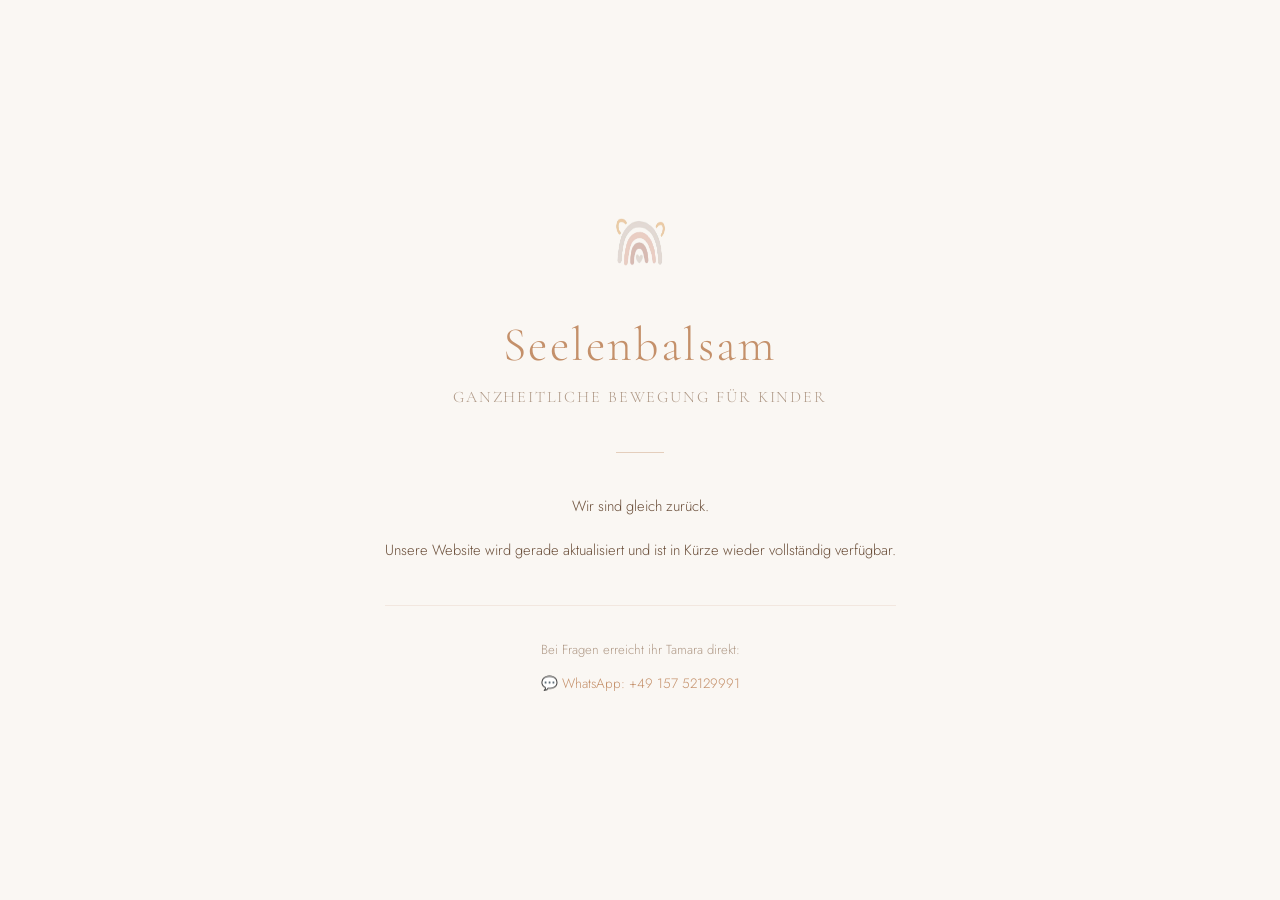
<file: coming_soon.html>
<!DOCTYPE html>
<html lang="de">
<head>
<meta charset="UTF-8">
<meta name="viewport" content="width=device-width, initial-scale=1.0">
<title>Seelenbalsam – Bald wieder verfügbar</title>
<link href="https://fonts.googleapis.com/css2?family=Cormorant+Garamond:ital,wght@0,300;0,400;1,300;1,400&family=Jost:wght@300;400&display=swap" rel="stylesheet">
<style>
  * { margin: 0; padding: 0; box-sizing: border-box; }
  body {
    font-family: 'Jost', sans-serif;
    font-weight: 300;
    background: #FAF7F3;
    color: #3D2B1F;
    min-height: 100vh;
    display: flex;
    align-items: center;
    justify-content: center;
    text-align: center;
    padding: 40px 20px;
  }
  .container { max-width: 560px; }
  .logo {
    width: 72px;
    height: 72px;
    margin: 0 auto 32px;
  }
  h1 {
    font-family: 'Cormorant Garamond', serif;
    font-size: clamp(2rem, 6vw, 3rem);
    font-weight: 300;
    color: #C4906A;
    margin-bottom: 8px;
    letter-spacing: 0.05em;
  }
  .subtitle {
    font-family: 'Cormorant Garamond', serif;
    font-size: 1rem;
    color: #B09A88;
    letter-spacing: 0.12em;
    text-transform: uppercase;
    margin-bottom: 40px;
  }
  .divider {
    width: 48px;
    height: 1px;
    background: #C4906A;
    margin: 0 auto 40px;
    opacity: 0.4;
  }
  p {
    font-size: 0.92rem;
    line-height: 1.9;
    color: #6B4F3A;
    margin-bottom: 16px;
  }
  .contact {
    margin-top: 40px;
    padding-top: 32px;
    border-top: 1px solid rgba(196,144,106,0.15);
  }
  .contact p {
    font-size: 0.82rem;
    color: #B09A88;
    margin-bottom: 8px;
  }
  .contact a {
    color: #C4906A;
    text-decoration: none;
    font-size: 0.85rem;
  }
  .contact a:hover { text-decoration: underline; }
</style>
</head>
<body>
<div class="container">
  <img src="/images/logo.png" class="logo" alt="Seelenbalsam Logo">
  <h1>Seelenbalsam</h1>
  <p class="subtitle">Ganzheitliche Bewegung für Kinder</p>
  <div class="divider"></div>
  <p>Wir sind gleich zurück.</p>
  <p>Unsere Website wird gerade aktualisiert und ist in Kürze wieder vollständig verfügbar.</p>
  <div class="contact">
    <p>Bei Fragen erreicht ihr Tamara direkt:</p>
    <a href="https://wa.me/4915752129991">💬 WhatsApp: +49 157 52129991</a>
  </div>
</div>
</body>
</html>
</file>
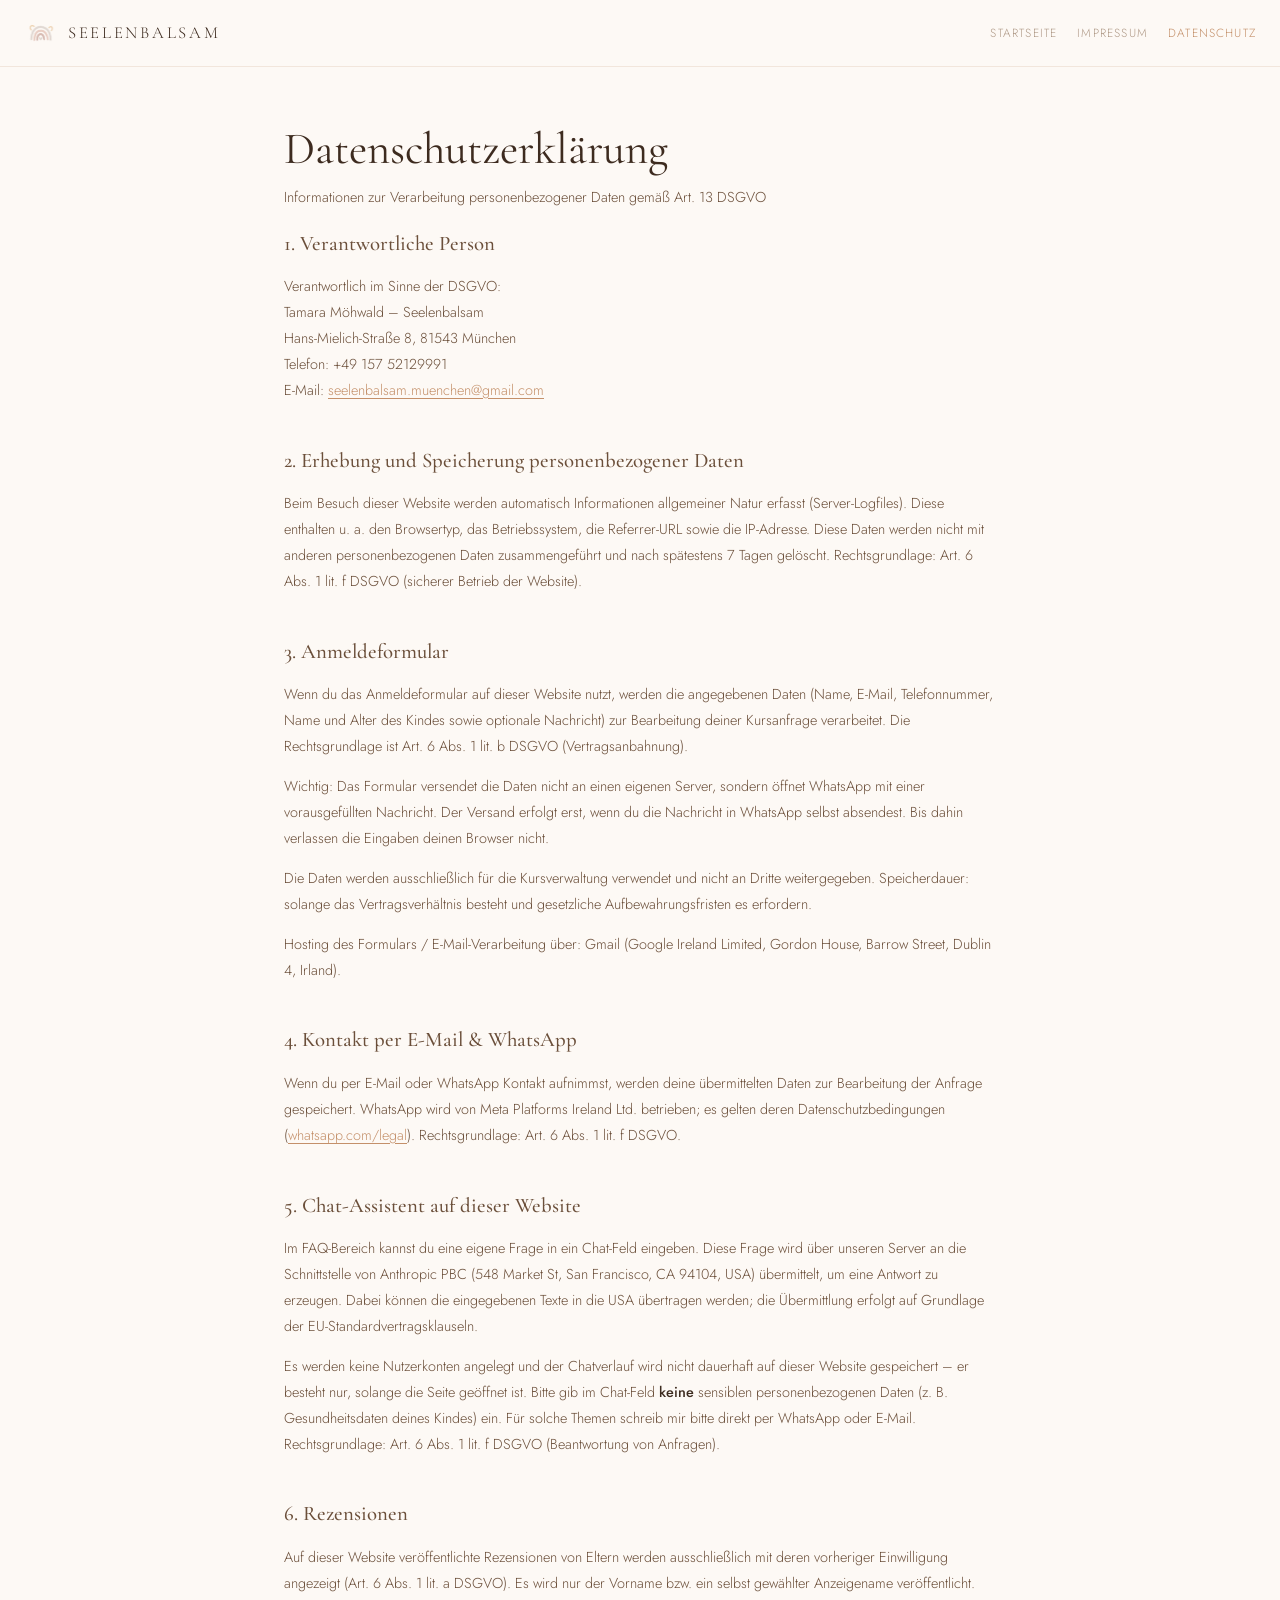
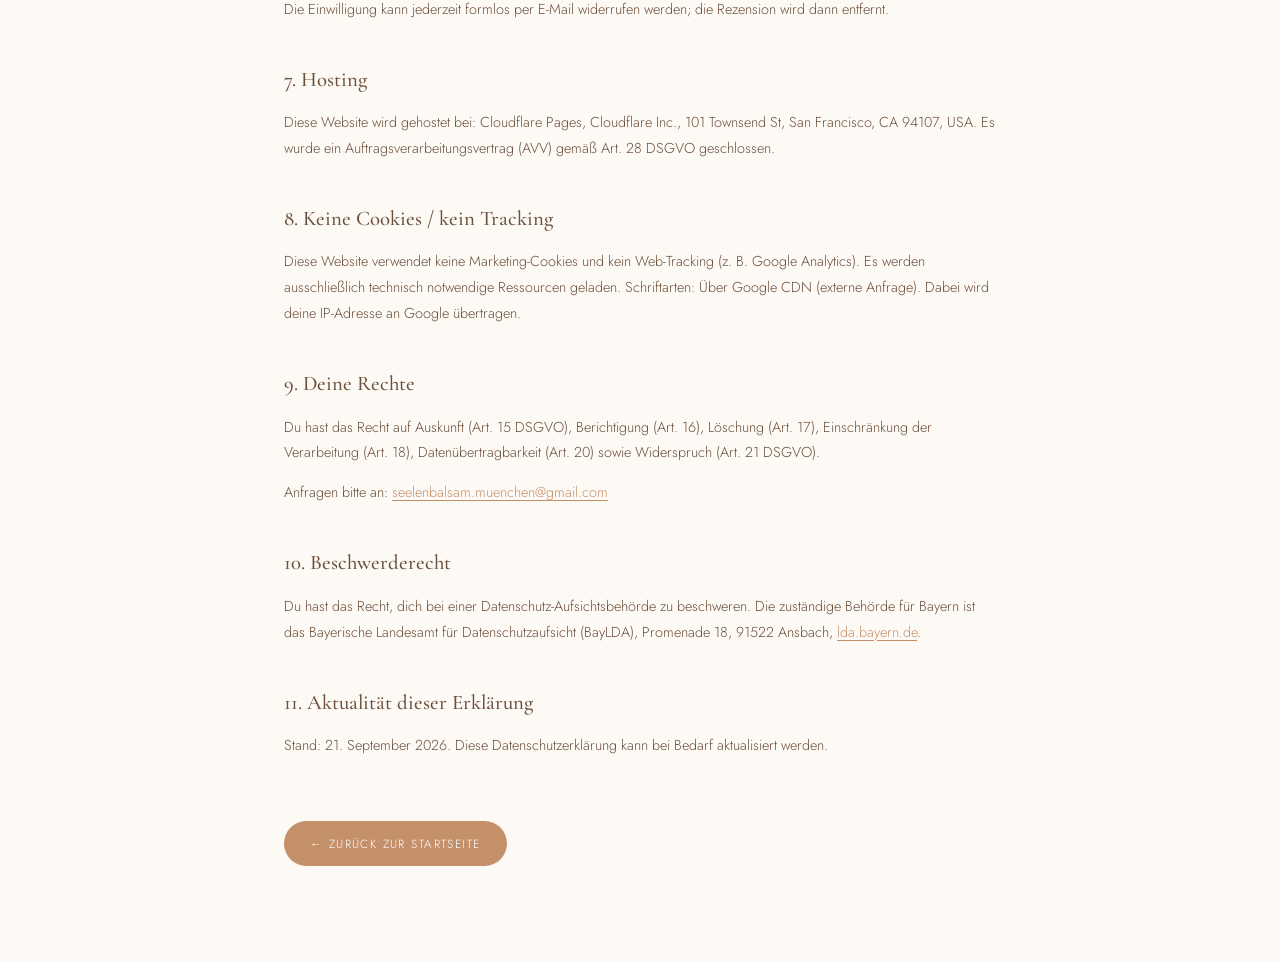
<file: datenschutz.html>
<!DOCTYPE html>
<html lang="de">
<head>
<meta charset="UTF-8">
<meta name="viewport" content="width=device-width, initial-scale=1.0">
<title>Datenschutzerklärung – Seelenbalsam München</title>
<meta name="description" content="Datenschutzerklärung von Seelenbalsam – Ganzheitliche Bewegung für Kinder, Tamara Möhwald, München.">
<meta name="robots" content="index, follow">
<link rel="canonical" href="https://seelenbalsam-muenchen.de/datenschutz">
<link rel="icon" type="image/x-icon" href="/favicon.ico">
<link rel="icon" type="image/png" sizes="32x32" href="/images/favicon-32.png">
<link rel="icon" type="image/png" sizes="16x16" href="/images/favicon-16.png">
<link rel="apple-touch-icon" sizes="180x180" href="/apple-touch-icon.png">
<link href="https://fonts.googleapis.com/css2?family=Cormorant+Garamond:wght@300;400;500;600&family=Jost:wght@300;400;500&display=swap" rel="stylesheet">
<link rel="stylesheet" href="/legal.css">
</head>
<body>

<header class="legal-topbar">
  <a class="legal-brand" href="/">
    <img src="/images/logo.png" alt="Seelenbalsam Logo">
    <span>Seelenbalsam</span>
  </a>
  <nav>
    <a href="/">Startseite</a>
    <a href="/impressum">Impressum</a>
    <a href="/datenschutz" aria-current="page">Datenschutz</a>
  </nav>
</header>

<main class="legal-wrap">
  <h1>Datenschutzerklärung</h1>
  <p class="legal-intro">Informationen zur Verarbeitung personenbezogener Daten gemäß Art. 13 DSGVO</p>

  <h2>1. Verantwortliche Person</h2>
  <p>
    Verantwortlich im Sinne der DSGVO:<br>
    <span id="ds-name">Tamara Möhwald</span> – Seelenbalsam<br>
    <span id="ds-strasse">Hans-Mielich-Straße 8</span>, <span id="ds-plz-ort">81543 München</span><br>
    Telefon: <span id="ds-telefon">+49 157 52129991</span><br>
    E-Mail: <a id="ds-email-link" href="mailto:seelenbalsam.muenchen@gmail.com"><span id="ds-email">seelenbalsam.muenchen@gmail.com</span></a>
  </p>

  <h2>2. Erhebung und Speicherung personenbezogener Daten</h2>
  <p>Beim Besuch dieser Website werden automatisch Informationen allgemeiner Natur erfasst (Server-Logfiles). Diese enthalten u.&nbsp;a. den Browsertyp, das Betriebssystem, die Referrer-URL sowie die IP-Adresse. Diese Daten werden nicht mit anderen personenbezogenen Daten zusammengeführt und nach spätestens 7 Tagen gelöscht. Rechtsgrundlage: Art. 6 Abs. 1 lit. f DSGVO (sicherer Betrieb der Website).</p>

  <h2>3. Anmeldeformular</h2>
  <p>Wenn du das Anmeldeformular auf dieser Website nutzt, werden die angegebenen Daten (Name, E-Mail, Telefonnummer, Name und Alter des Kindes sowie optionale Nachricht) zur Bearbeitung deiner Kursanfrage verarbeitet. Die Rechtsgrundlage ist Art. 6 Abs. 1 lit. b DSGVO (Vertragsanbahnung).</p>
  <p>Wichtig: Das Formular versendet die Daten nicht an einen eigenen Server, sondern öffnet WhatsApp mit einer vorausgefüllten Nachricht. Der Versand erfolgt erst, wenn du die Nachricht in WhatsApp selbst absendest. Bis dahin verlassen die Eingaben deinen Browser nicht.</p>
  <p>Die Daten werden ausschließlich für die Kursverwaltung verwendet und nicht an Dritte weitergegeben. Speicherdauer: solange das Vertragsverhältnis besteht und gesetzliche Aufbewahrungsfristen es erfordern.</p>
  <p id="ds-formular-text">Hosting des Formulars / E-Mail-Verarbeitung über: Gmail (Google Ireland Limited, Gordon House, Barrow Street, Dublin 4, Irland).</p>

  <h2>4. Kontakt per E-Mail &amp; WhatsApp</h2>
  <p>Wenn du per E-Mail oder WhatsApp Kontakt aufnimmst, werden deine übermittelten Daten zur Bearbeitung der Anfrage gespeichert. WhatsApp wird von Meta Platforms Ireland Ltd. betrieben; es gelten deren Datenschutzbedingungen (<a href="https://www.whatsapp.com/legal/privacy-policy" target="_blank" rel="noopener">whatsapp.com/legal</a>). Rechtsgrundlage: Art. 6 Abs. 1 lit. f DSGVO.</p>

  <h2>5. Chat-Assistent auf dieser Website</h2>
  <p>Im FAQ-Bereich kannst du eine eigene Frage in ein Chat-Feld eingeben. Diese Frage wird über unseren Server an die Schnittstelle von Anthropic PBC (548 Market St, San Francisco, CA 94104, USA) übermittelt, um eine Antwort zu erzeugen. Dabei können die eingegebenen Texte in die USA übertragen werden; die Übermittlung erfolgt auf Grundlage der EU-Standardvertragsklauseln.</p>
  <p>Es werden keine Nutzerkonten angelegt und der Chatverlauf wird nicht dauerhaft auf dieser Website gespeichert – er besteht nur, solange die Seite geöffnet ist. Bitte gib im Chat-Feld <strong>keine</strong> sensiblen personenbezogenen Daten (z.&nbsp;B. Gesundheitsdaten deines Kindes) ein. Für solche Themen schreib mir bitte direkt per WhatsApp oder E-Mail. Rechtsgrundlage: Art. 6 Abs. 1 lit. f DSGVO (Beantwortung von Anfragen).</p>

  <h2>6. Rezensionen</h2>
  <p>Auf dieser Website veröffentlichte Rezensionen von Eltern werden ausschließlich mit deren vorheriger Einwilligung angezeigt (Art. 6 Abs. 1 lit. a DSGVO). Es wird nur der Vorname bzw. ein selbst gewählter Anzeigename veröffentlicht. Die Einwilligung kann jederzeit formlos per E-Mail widerrufen werden; die Rezension wird dann entfernt.</p>

  <h2>7. Hosting</h2>
  <p>Diese Website wird gehostet bei: <span id="ds-hosting">Cloudflare Pages, Cloudflare Inc., 101 Townsend St, San Francisco, CA 94107, USA</span>. Es wurde ein Auftragsverarbeitungsvertrag (AVV) gemäß Art. 28 DSGVO geschlossen.</p>

  <h2>8. Keine Cookies / kein Tracking</h2>
  <p>Diese Website verwendet keine Marketing-Cookies und kein Web-Tracking (z.&nbsp;B. Google Analytics). Es werden ausschließlich technisch notwendige Ressourcen geladen. Schriftarten: <span id="ds-google-fonts">Über Google CDN (externe Anfrage)</span>. Dabei wird deine IP-Adresse an Google übertragen.</p>

  <h2>9. Deine Rechte</h2>
  <p>Du hast das Recht auf Auskunft (Art. 15 DSGVO), Berichtigung (Art. 16), Löschung (Art. 17), Einschränkung der Verarbeitung (Art. 18), Datenübertragbarkeit (Art. 20) sowie Widerspruch (Art. 21 DSGVO).</p>
  <p>Anfragen bitte an: <a id="ds-email-link2" href="mailto:seelenbalsam.muenchen@gmail.com"><span id="ds-email2">seelenbalsam.muenchen@gmail.com</span></a></p>

  <h2>10. Beschwerderecht</h2>
  <p>Du hast das Recht, dich bei einer Datenschutz-Aufsichtsbehörde zu beschweren. Die zuständige Behörde für Bayern ist das Bayerische Landesamt für Datenschutzaufsicht (BayLDA), Promenade 18, 91522 Ansbach, <a href="https://www.lda.bayern.de" target="_blank" rel="noopener">lda.bayern.de</a>.</p>

  <h2>11. Aktualität dieser Erklärung</h2>
  <p>Stand: <span id="ds-datum">–</span>. Diese Datenschutzerklärung kann bei Bedarf aktualisiert werden.</p>

  <div id="ds-zusatz"></div>

  <a class="legal-back" href="/">← Zurück zur Startseite</a>
</main>

<script>
  (async function () {
    function setText(id, val) { if (!val) return; var el = document.getElementById(id); if (el) el.textContent = val; }
    async function loadJSON(path) {
      try { var r = await fetch(path); if (!r.ok) return null; return await r.json(); } catch (e) { return null; }
    }
    var results = await Promise.all([loadJSON('/_data/impressum.json'), loadJSON('/_data/datenschutz.json')]);
    var imp = results[0], ds = results[1];

    if (imp) {
      setText('ds-name', imp.name);
      setText('ds-strasse', imp.strasse);
      setText('ds-plz-ort', imp.plz_ort);
      setText('ds-telefon', imp.telefon);
      if (imp.email) {
        setText('ds-email', imp.email);
        setText('ds-email2', imp.email);
        var l1 = document.getElementById('ds-email-link');
        var l2 = document.getElementById('ds-email-link2');
        if (l1) l1.href = 'mailto:' + imp.email;
        if (l2) l2.href = 'mailto:' + imp.email;
      }
    }
    if (ds) {
      setText('ds-hosting', ds.hosting);
      setText('ds-google-fonts', ds.google_fonts);
      setText('ds-datum', ds.datum);
      if (ds.formular_anbieter) {
        setText('ds-formular-text', 'Hosting des Formulars / E-Mail-Verarbeitung über: ' + ds.formular_anbieter + '.');
      }
      if (ds.zusatz) {
        var zusatzEl = document.getElementById('ds-zusatz');
        if (zusatzEl) {
          var note = document.createElement('div');
          note.className = 'legal-note';
          note.textContent = ds.zusatz;
          zusatzEl.appendChild(note);
        }
      }
    }
  })();
</script>

</body>
</html>
</file>
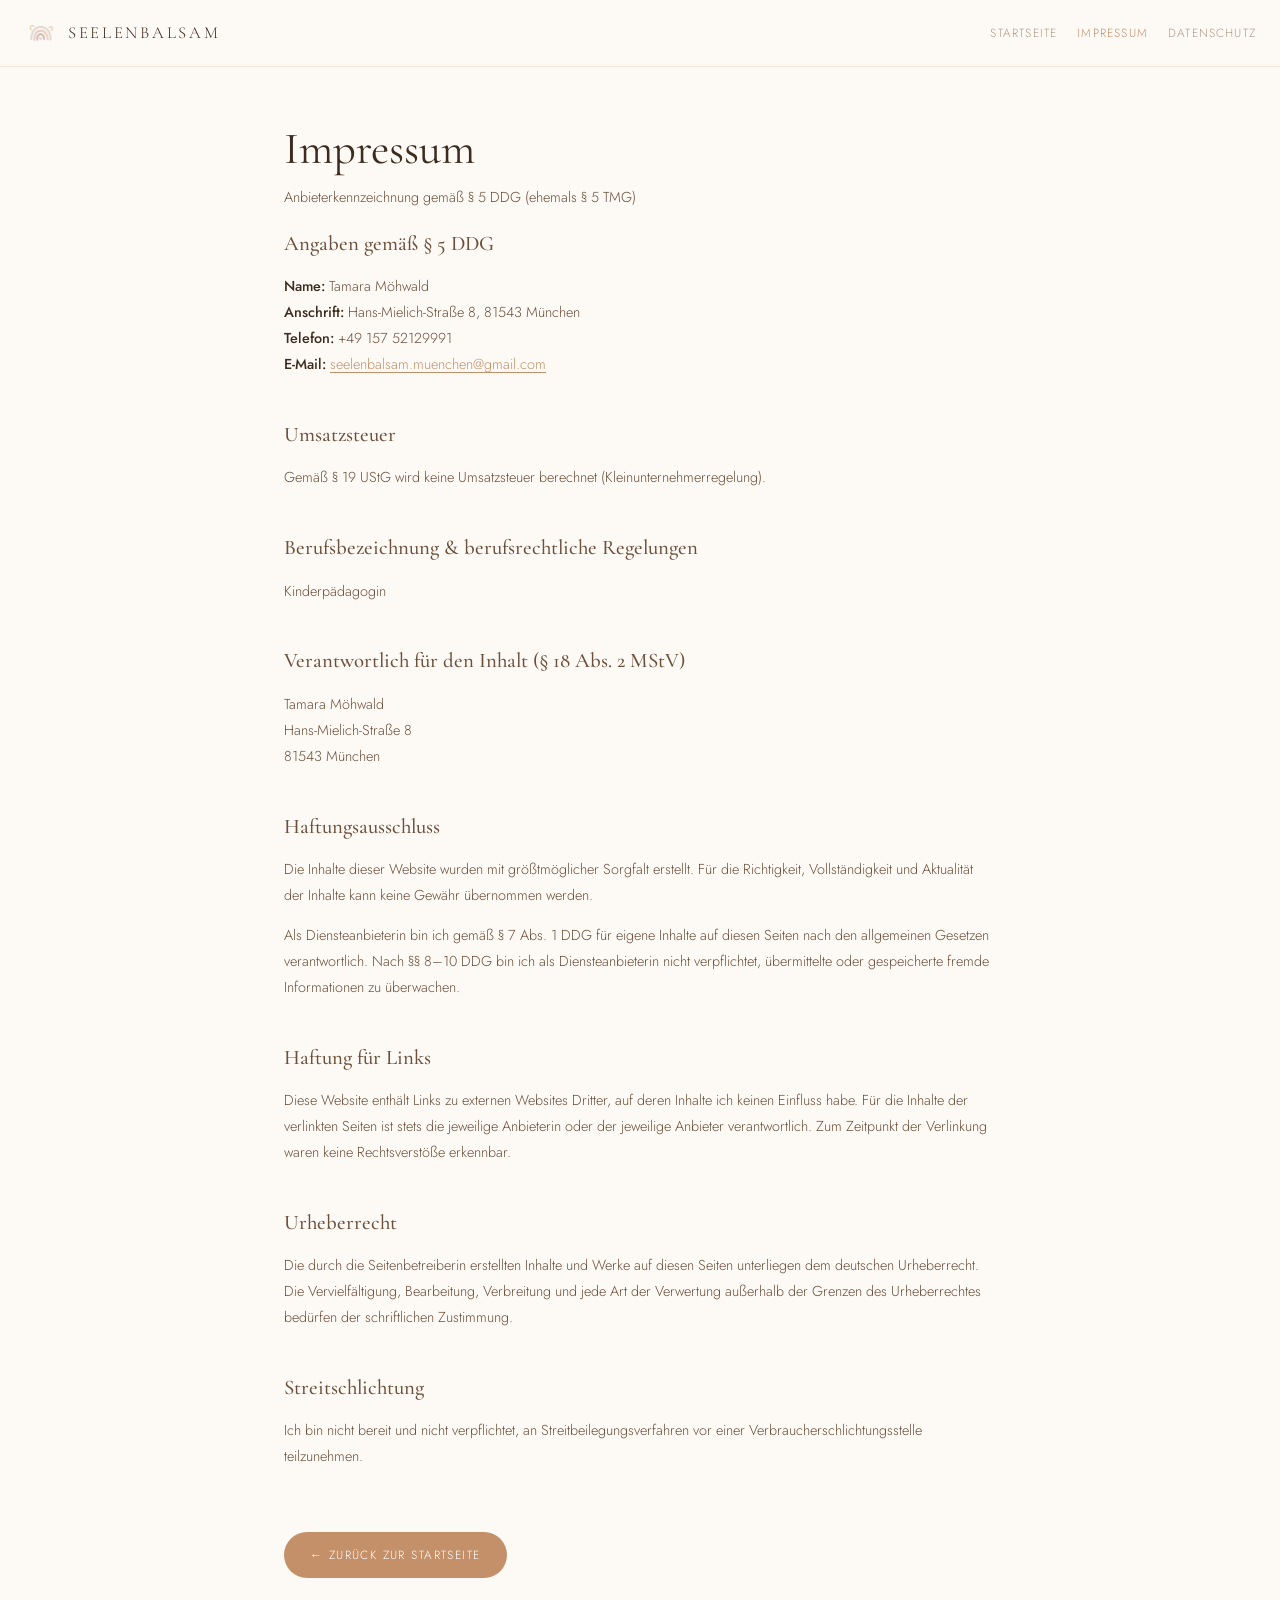
<file: impressum.html>
<!DOCTYPE html>
<html lang="de">
<head>
<meta charset="UTF-8">
<meta name="viewport" content="width=device-width, initial-scale=1.0">
<title>Impressum – Seelenbalsam München</title>
<meta name="description" content="Impressum und Anbieterkennzeichnung von Seelenbalsam – Ganzheitliche Bewegung für Kinder, Tamara Möhwald, München.">
<meta name="robots" content="index, follow">
<link rel="canonical" href="https://seelenbalsam-muenchen.de/impressum">
<link rel="icon" type="image/x-icon" href="/favicon.ico">
<link rel="icon" type="image/png" sizes="32x32" href="/images/favicon-32.png">
<link rel="icon" type="image/png" sizes="16x16" href="/images/favicon-16.png">
<link rel="apple-touch-icon" sizes="180x180" href="/apple-touch-icon.png">
<link href="https://fonts.googleapis.com/css2?family=Cormorant+Garamond:wght@300;400;500;600&family=Jost:wght@300;400;500&display=swap" rel="stylesheet">
<link rel="stylesheet" href="/legal.css">
</head>
<body>

<header class="legal-topbar">
  <a class="legal-brand" href="/">
    <img src="/images/logo.png" alt="Seelenbalsam Logo">
    <span>Seelenbalsam</span>
  </a>
  <nav>
    <a href="/">Startseite</a>
    <a href="/impressum" aria-current="page">Impressum</a>
    <a href="/datenschutz">Datenschutz</a>
  </nav>
</header>

<main class="legal-wrap">
  <h1>Impressum</h1>
  <p class="legal-intro">Anbieterkennzeichnung gemäß § 5 DDG (ehemals § 5 TMG)</p>

  <h2>Angaben gemäß § 5 DDG</h2>
  <p>
    <strong>Name:</strong> <span id="imp-name">Tamara Möhwald</span><br>
    <strong>Anschrift:</strong> <span id="imp-strasse">Hans-Mielich-Straße 8</span>, <span id="imp-plz-ort">81543 München</span><br>
    <strong>Telefon:</strong> <span id="imp-telefon">+49 157 52129991</span><br>
    <strong>E-Mail:</strong> <a id="imp-email-link" href="mailto:seelenbalsam.muenchen@gmail.com"><span id="imp-email">seelenbalsam.muenchen@gmail.com</span></a>
  </p>

  <h2>Umsatzsteuer</h2>
  <p id="imp-ust">Gemäß § 19 UStG wird keine Umsatzsteuer berechnet (Kleinunternehmerregelung).</p>

  <h2>Berufsbezeichnung &amp; berufsrechtliche Regelungen</h2>
  <p id="imp-beruf">Kinderpädagogin</p>

  <h2>Verantwortlich für den Inhalt (§ 18 Abs. 2 MStV)</h2>
  <p>
    <span id="imp-name2">Tamara Möhwald</span><br>
    <span id="imp-strasse2">Hans-Mielich-Straße 8</span><br>
    <span id="imp-plz-ort2">81543 München</span>
  </p>

  <h2>Haftungsausschluss</h2>
  <p>Die Inhalte dieser Website wurden mit größtmöglicher Sorgfalt erstellt. Für die Richtigkeit, Vollständigkeit und Aktualität der Inhalte kann keine Gewähr übernommen werden.</p>
  <p>Als Diensteanbieterin bin ich gemäß § 7 Abs. 1 DDG für eigene Inhalte auf diesen Seiten nach den allgemeinen Gesetzen verantwortlich. Nach §§ 8–10 DDG bin ich als Diensteanbieterin nicht verpflichtet, übermittelte oder gespeicherte fremde Informationen zu überwachen.</p>

  <h2>Haftung für Links</h2>
  <p>Diese Website enthält Links zu externen Websites Dritter, auf deren Inhalte ich keinen Einfluss habe. Für die Inhalte der verlinkten Seiten ist stets die jeweilige Anbieterin oder der jeweilige Anbieter verantwortlich. Zum Zeitpunkt der Verlinkung waren keine Rechtsverstöße erkennbar.</p>

  <h2>Urheberrecht</h2>
  <p>Die durch die Seitenbetreiberin erstellten Inhalte und Werke auf diesen Seiten unterliegen dem deutschen Urheberrecht. Die Vervielfältigung, Bearbeitung, Verbreitung und jede Art der Verwertung außerhalb der Grenzen des Urheberrechtes bedürfen der schriftlichen Zustimmung.</p>

  <h2>Streitschlichtung</h2>
  <p>Ich bin nicht bereit und nicht verpflichtet, an Streitbeilegungsverfahren vor einer Verbraucherschlichtungsstelle teilzunehmen.</p>

  <a class="legal-back" href="/">← Zurück zur Startseite</a>
</main>

<script>
  (async function () {
    function setText(id, val) { if (!val) return; var el = document.getElementById(id); if (el) el.textContent = val; }
    try {
      var res = await fetch('/_data/impressum.json');
      if (!res.ok) return;
      var imp = await res.json();
      setText('imp-name', imp.name);
      setText('imp-name2', imp.name);
      setText('imp-strasse', imp.strasse);
      setText('imp-strasse2', imp.strasse);
      setText('imp-plz-ort', imp.plz_ort);
      setText('imp-plz-ort2', imp.plz_ort);
      setText('imp-telefon', imp.telefon);
      setText('imp-ust', imp.ust);
      setText('imp-beruf', imp.beruf);
      if (imp.email) {
        setText('imp-email', imp.email);
        var link = document.getElementById('imp-email-link');
        if (link) link.href = 'mailto:' + imp.email;
      }
    } catch (e) { /* Statische Angaben bleiben sichtbar */ }
  })();
</script>

</body>
</html>
</file>
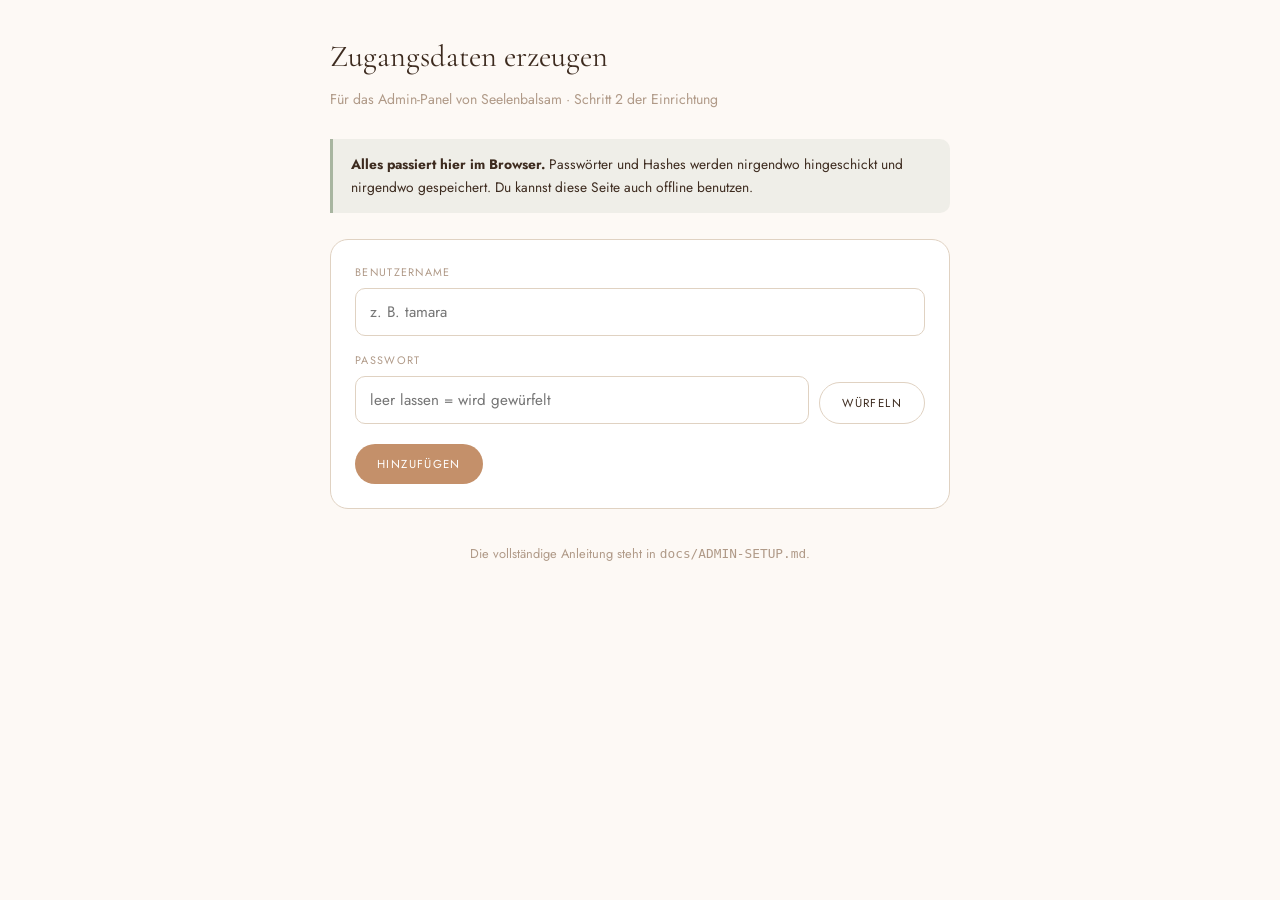
<file: admin/passwort.html>
<!DOCTYPE html>
<html lang="de">
<head>
<meta charset="utf-8">
<meta name="viewport" content="width=device-width, initial-scale=1.0">
<meta name="robots" content="noindex, nofollow">
<title>Zugangsdaten erzeugen &middot; Seelenbalsam</title>
<link href="https://fonts.googleapis.com/css2?family=Cormorant+Garamond:wght@400;500&family=Jost:wght@300;400;500&display=swap" rel="stylesheet">
<style>
  :root { --terracotta:#C4906A; --dark:#3D2B1F; --taupe:#B09A88; --warm:#FDF9F5; --line:#e0d2c2; }
  * { box-sizing: border-box; }
  body { font-family:'Jost',system-ui,sans-serif; background:var(--warm); color:var(--dark);
         margin:0; padding:32px 20px 72px; line-height:1.65; }
  .wrap { max-width:620px; margin:0 auto; }
  h1 { font-family:'Cormorant Garamond',Georgia,serif; font-weight:400; font-size:1.9rem;
       margin:0 0 6px; }
  .sub { color:var(--taupe); font-size:.88rem; margin:0 0 28px; }
  .karte { background:#fff; border:1px solid var(--line); border-radius:18px;
           padding:24px; margin-bottom:22px; }
  .hinweis { background:rgba(168,181,160,.16); border-left:3px solid #A8B5A0;
             border-radius:0 10px 10px 0; padding:14px 18px; margin-bottom:26px;
             font-size:.86rem; }
  label { display:block; font-size:.68rem; letter-spacing:.12em; text-transform:uppercase;
          color:var(--taupe); margin:0 0 6px; }
  input, textarea { width:100%; padding:12px 14px; font-size:.95rem; font-family:inherit;
          border:1px solid var(--line); border-radius:10px; background:#fff; color:var(--dark); }
  input:focus, textarea:focus { outline:none; border-color:var(--terracotta); }
  .feld { margin-bottom:16px; }
  .reihe { display:flex; gap:10px; align-items:flex-end; }
  .reihe .feld { flex:1; margin-bottom:0; }
  button { font-family:inherit; cursor:pointer; border-radius:30px; border:none;
           font-size:.72rem; letter-spacing:.12em; text-transform:uppercase; padding:12px 22px; }
  .primaer { background:var(--terracotta); color:#fff; }
  .primaer:hover { background:#6B4F3A; }
  .primaer:disabled { background:var(--taupe); cursor:wait; }
  .geist { background:#fff; color:var(--dark); border:1px solid var(--line); }
  .geist:hover { border-color:var(--terracotta); color:var(--terracotta); }
  .aktionen { display:flex; gap:10px; flex-wrap:wrap; margin-top:20px; }
  .fehler { background:rgba(196,144,106,.14); border-left:3px solid var(--terracotta);
            border-radius:0 8px 8px 0; padding:10px 14px; margin-top:14px; font-size:.85rem; }
  h2 { font-family:'Cormorant Garamond',Georgia,serif; font-weight:500; font-size:1.25rem;
       margin:0 0 4px; }
  .merk { font-size:.84rem; color:var(--taupe); margin:0 0 16px; }
  table { width:100%; border-collapse:collapse; font-size:.9rem; margin-bottom:8px; }
  th { text-align:left; font-size:.64rem; letter-spacing:.12em; text-transform:uppercase;
       color:var(--taupe); font-weight:400; padding:0 8px 8px 0; }
  td { padding:8px 8px 8px 0; border-top:1px solid #f0e6da; vertical-align:top;
       word-break:break-word; }
  td.pw { font-family:ui-monospace,Menlo,Consolas,monospace; font-size:.9rem; }
  .weg { background:none; border:none; color:var(--taupe); cursor:pointer;
         font-size:1rem; padding:0 4px; }
  .weg:hover { color:var(--terracotta); }
  textarea { font-family:ui-monospace,Menlo,Consolas,monospace; font-size:.8rem;
             min-height:110px; resize:vertical; }
  .versteckt { display:none !important; }
  .ok { color:#6B8E5A; font-size:.84rem; margin-left:10px; }
  footer { text-align:center; font-size:.8rem; color:var(--taupe); margin-top:34px; }
  footer a { color:var(--terracotta); }
</style>
</head>
<body>
<div class="wrap">

  <h1>Zugangsdaten erzeugen</h1>
  <p class="sub">Für das Admin-Panel von Seelenbalsam &middot; Schritt 2 der Einrichtung</p>

  <div class="hinweis">
    <strong>Alles passiert hier im Browser.</strong> Passwörter und Hashes werden
    nirgendwo hingeschickt und nirgendwo gespeichert. Du kannst diese Seite auch
    offline benutzen.
  </div>

  <div class="karte">
    <div class="feld">
      <label for="benutzer">Benutzername</label>
      <input id="benutzer" type="text" placeholder="z. B. tamara"
             autocapitalize="none" spellcheck="false" autocomplete="off">
    </div>
    <div class="reihe">
      <div class="feld">
        <label for="passwort">Passwort</label>
        <input id="passwort" type="text" placeholder="leer lassen = wird gewürfelt"
               autocomplete="off" spellcheck="false">
      </div>
      <button type="button" class="geist" id="wuerfeln">Würfeln</button>
    </div>
    <div class="aktionen">
      <button type="button" class="primaer" id="anlegen">Hinzufügen</button>
    </div>
    <div id="fehler" class="fehler versteckt"></div>
  </div>

  <div class="karte versteckt" id="ergebnis">
    <h2>1 &ndash; Passwörter notieren und weitergeben</h2>
    <p class="merk">Diese Passwörter sind <strong>nur jetzt</strong> sichtbar. Sobald du
       die Seite schließt, sind sie weg &ndash; aus dem Hash lassen sie sich nicht
       zurückrechnen.</p>
    <table>
      <thead><tr><th>Benutzername</th><th>Passwort</th><th></th></tr></thead>
      <tbody id="liste"></tbody>
    </table>

    <h2 style="margin-top:28px;">2 &ndash; Nach Cloudflare kopieren</h2>
    <p class="merk">Unter <em>Settings &rarr; Variables and Secrets</em> als Secret
       mit dem Namen <strong>CMS_USERS</strong> einfügen.</p>
    <textarea id="ausgabe" readonly spellcheck="false"></textarea>
    <div class="aktionen">
      <button type="button" class="primaer" id="kopieren">Kopieren</button>
      <span class="ok versteckt" id="kopiert">Kopiert.</span>
    </div>
  </div>

  <footer>
    Die vollständige Anleitung steht in <code>docs/ADMIN-SETUP.md</code>.
  </footer>
</div>

<script>
(function () {
  'use strict';

  // Cloudflare Workers laesst hoechstens 100000 Runden zu.
  var ITERATIONEN = 100000;
  var eintraege = [];

  var $ = function (id) { return document.getElementById(id); };

  function b64url(bytes) {
    var bin = '';
    for (var i = 0; i < bytes.length; i++) bin += String.fromCharCode(bytes[i]);
    return btoa(bin).replace(/\+/g, '-').replace(/\//g, '_').replace(/=+$/, '');
  }

  function wuerfelPasswort(laenge) {
    laenge = laenge || 20;
    // Ohne leicht verwechselbare Zeichen (0/O, 1/l/I)
    var alphabet = 'abcdefghijkmnopqrstuvwxyzABCDEFGHJKLMNPQRSTUVWXYZ23456789';
    var grenze = 256 - (256 % alphabet.length);
    var out = '';
    while (out.length < laenge) {
      var raw = new Uint8Array(laenge * 2);
      crypto.getRandomValues(raw);
      for (var i = 0; i < raw.length && out.length < laenge; i++) {
        if (raw[i] < grenze) out += alphabet[raw[i] % alphabet.length];
      }
    }
    return out;
  }

  function hashen(passwort, salt) {
    return crypto.subtle.importKey(
      'raw', new TextEncoder().encode(passwort), { name: 'PBKDF2' }, false, ['deriveBits']
    ).then(function (key) {
      return crypto.subtle.deriveBits(
        { name: 'PBKDF2', salt: salt, iterations: ITERATIONEN, hash: 'SHA-256' }, key, 256
      );
    }).then(function (bits) { return new Uint8Array(bits); });
  }

  function zeigeFehler(text) {
    var el = $('fehler');
    if (!text) { el.classList.add('versteckt'); return; }
    el.textContent = text;
    el.classList.remove('versteckt');
  }

  function zeichne() {
    var liste = $('liste');
    liste.innerHTML = '';
    eintraege.forEach(function (e, i) {
      var tr = document.createElement('tr');

      var tdName = document.createElement('td');
      tdName.textContent = e.benutzer;

      var tdPw = document.createElement('td');
      tdPw.className = 'pw';
      tdPw.textContent = e.passwort;

      var tdWeg = document.createElement('td');
      tdWeg.style.width = '28px';
      var btn = document.createElement('button');
      btn.className = 'weg';
      btn.type = 'button';
      btn.title = 'Entfernen';
      btn.textContent = '✕';
      btn.addEventListener('click', function () {
        eintraege.splice(i, 1);
        zeichne();
      });
      tdWeg.appendChild(btn);

      tr.appendChild(tdName); tr.appendChild(tdPw); tr.appendChild(tdWeg);
      liste.appendChild(tr);
    });

    $('ausgabe').value = eintraege.map(function (e) { return e.zeile; }).join('\n');
    $('ergebnis').classList.toggle('versteckt', eintraege.length === 0);
  }

  $('wuerfeln').addEventListener('click', function () {
    $('passwort').value = wuerfelPasswort();
    zeigeFehler('');
  });

  $('anlegen').addEventListener('click', function () {
    zeigeFehler('');
    var benutzer = $('benutzer').value.trim().toLowerCase();
    var passwort = $('passwort').value;

    if (!benutzer) return zeigeFehler('Bitte einen Benutzernamen eingeben.');
    if (/[:\s]/.test(benutzer)) {
      return zeigeFehler('Der Benutzername darf keine Leerzeichen und keinen Doppelpunkt enthalten.');
    }
    if (eintraege.some(function (e) { return e.benutzer === benutzer; })) {
      return zeigeFehler('Diesen Benutzernamen gibt es in der Liste schon.');
    }
    if (!passwort) passwort = wuerfelPasswort();
    if (passwort.length < 10) {
      return zeigeFehler('Bitte ein Passwort mit mindestens 10 Zeichen verwenden.');
    }

    var knopf = $('anlegen');
    knopf.disabled = true;
    knopf.textContent = 'Rechnet …';

    var salt = new Uint8Array(16);
    crypto.getRandomValues(salt);

    hashen(passwort, salt).then(function (digest) {
      eintraege.push({
        benutzer: benutzer,
        passwort: passwort,
        zeile: benutzer + ':pbkdf2$' + ITERATIONEN + '$' + b64url(salt) + '$' + b64url(digest)
      });
      $('benutzer').value = '';
      $('passwort').value = '';
      $('benutzer').focus();
      zeichne();
    }).catch(function (err) {
      zeigeFehler('Das hat nicht geklappt: ' + err.message);
    }).then(function () {
      knopf.disabled = false;
      knopf.textContent = 'Hinzufügen';
    });
  });

  $('passwort').addEventListener('keydown', function (e) {
    if (e.key === 'Enter') $('anlegen').click();
  });
  $('benutzer').addEventListener('keydown', function (e) {
    if (e.key === 'Enter') $('passwort').focus();
  });

  $('kopieren').addEventListener('click', function () {
    var feld = $('ausgabe');
    var fertig = function () {
      $('kopiert').classList.remove('versteckt');
      setTimeout(function () { $('kopiert').classList.add('versteckt'); }, 2500);
    };
    if (navigator.clipboard && navigator.clipboard.writeText) {
      navigator.clipboard.writeText(feld.value).then(fertig, function () {
        feld.select(); document.execCommand('copy'); fertig();
      });
    } else {
      feld.select(); document.execCommand('copy'); fertig();
    }
  });

  if (!crypto || !crypto.subtle) {
    zeigeFehler('Dieser Browser kann die nötige Verschlüsselung nicht. Bitte Chrome, '
      + 'Firefox, Safari oder Edge verwenden – und die Seite über https:// oder als '
      + 'lokale Datei öffnen.');
    $('anlegen').disabled = true;
  }
})();
</script>
</body>
</html>
</file>
<file: legal.css>
/* Gemeinsames Styling für die Rechtstexte-Seiten (Impressum / Datenschutz) */
:root {
  --cream: #FAF7F3;
  --warm-white: #FDF9F5;
  --sand: #E8DDD0;
  --terracotta: #C4906A;
  --terracotta-light: #D4A882;
  --taupe: #B09A88;
  --brown-text: #6B4F3A;
  --dark: #3D2B1F;
}

* { margin: 0; padding: 0; box-sizing: border-box; }

body {
  font-family: 'Jost', sans-serif;
  font-weight: 300;
  background: var(--warm-white);
  color: var(--dark);
  line-height: 1.8;
  overflow-x: hidden;
}

.legal-topbar {
  position: sticky;
  top: 0;
  z-index: 10;
  display: flex;
  align-items: center;
  justify-content: space-between;
  gap: 16px;
  flex-wrap: wrap;
  padding: 16px 24px;
  background: rgba(253, 249, 245, 0.94);
  backdrop-filter: blur(10px);
  border-bottom: 1px solid rgba(196, 144, 106, 0.18);
}

.legal-brand {
  display: flex;
  align-items: center;
  gap: 10px;
  text-decoration: none;
  color: var(--dark);
}
.legal-brand img { width: 34px; height: 34px; object-fit: contain; }
.legal-brand span {
  font-family: 'Cormorant Garamond', serif;
  font-size: 1.05rem;
  letter-spacing: 0.16em;
  text-transform: uppercase;
}

.legal-topbar nav { display: flex; gap: 20px; flex-wrap: wrap; }
.legal-topbar nav a {
  font-size: 0.74rem;
  letter-spacing: 0.1em;
  text-transform: uppercase;
  color: var(--taupe);
  text-decoration: none;
  transition: color 0.3s;
}
.legal-topbar nav a:hover,
.legal-topbar nav a[aria-current="page"] { color: var(--terracotta); }

.legal-wrap {
  max-width: 760px;
  margin: 0 auto;
  padding: 56px 24px 96px;
}

.legal-wrap h1 {
  font-family: 'Cormorant Garamond', serif;
  font-size: clamp(2rem, 5vw, 2.8rem);
  font-weight: 400;
  line-height: 1.2;
  margin-bottom: 8px;
}
.legal-intro {
  color: var(--taupe);
  font-size: 0.88rem;
  margin-bottom: 40px;
}

.legal-wrap h2 {
  font-family: 'Cormorant Garamond', serif;
  font-size: 1.3rem;
  font-weight: 500;
  color: var(--brown-text);
  margin: 38px 0 12px;
}
.legal-wrap h2:first-of-type { margin-top: 0; }

.legal-wrap p { font-size: 0.9rem; color: var(--brown-text); margin-bottom: 14px; }
.legal-wrap strong { font-weight: 500; color: var(--dark); }

.legal-wrap a { color: var(--terracotta); text-decoration: underline; text-underline-offset: 3px; }
.legal-wrap a:hover { color: var(--dark); }

.legal-note {
  background: rgba(196, 144, 106, 0.07);
  border-left: 3px solid var(--terracotta-light);
  border-radius: 0 10px 10px 0;
  padding: 14px 18px;
  margin: 24px 0 0;
  font-size: 0.82rem;
  color: var(--taupe);
}

.legal-back {
  display: inline-block;
  margin-top: 48px;
  padding: 12px 26px;
  border-radius: 30px;
  background: var(--terracotta);
  color: #fff !important;
  font-size: 0.74rem;
  letter-spacing: 0.12em;
  text-transform: uppercase;
  text-decoration: none !important;
  transition: background 0.3s;
}
.legal-back:hover { background: var(--brown-text); color: #fff !important; }

@media (max-width: 640px) {
  .legal-wrap { padding: 36px 20px 72px; }
  .legal-topbar { padding: 14px 18px; }
}
</file>
